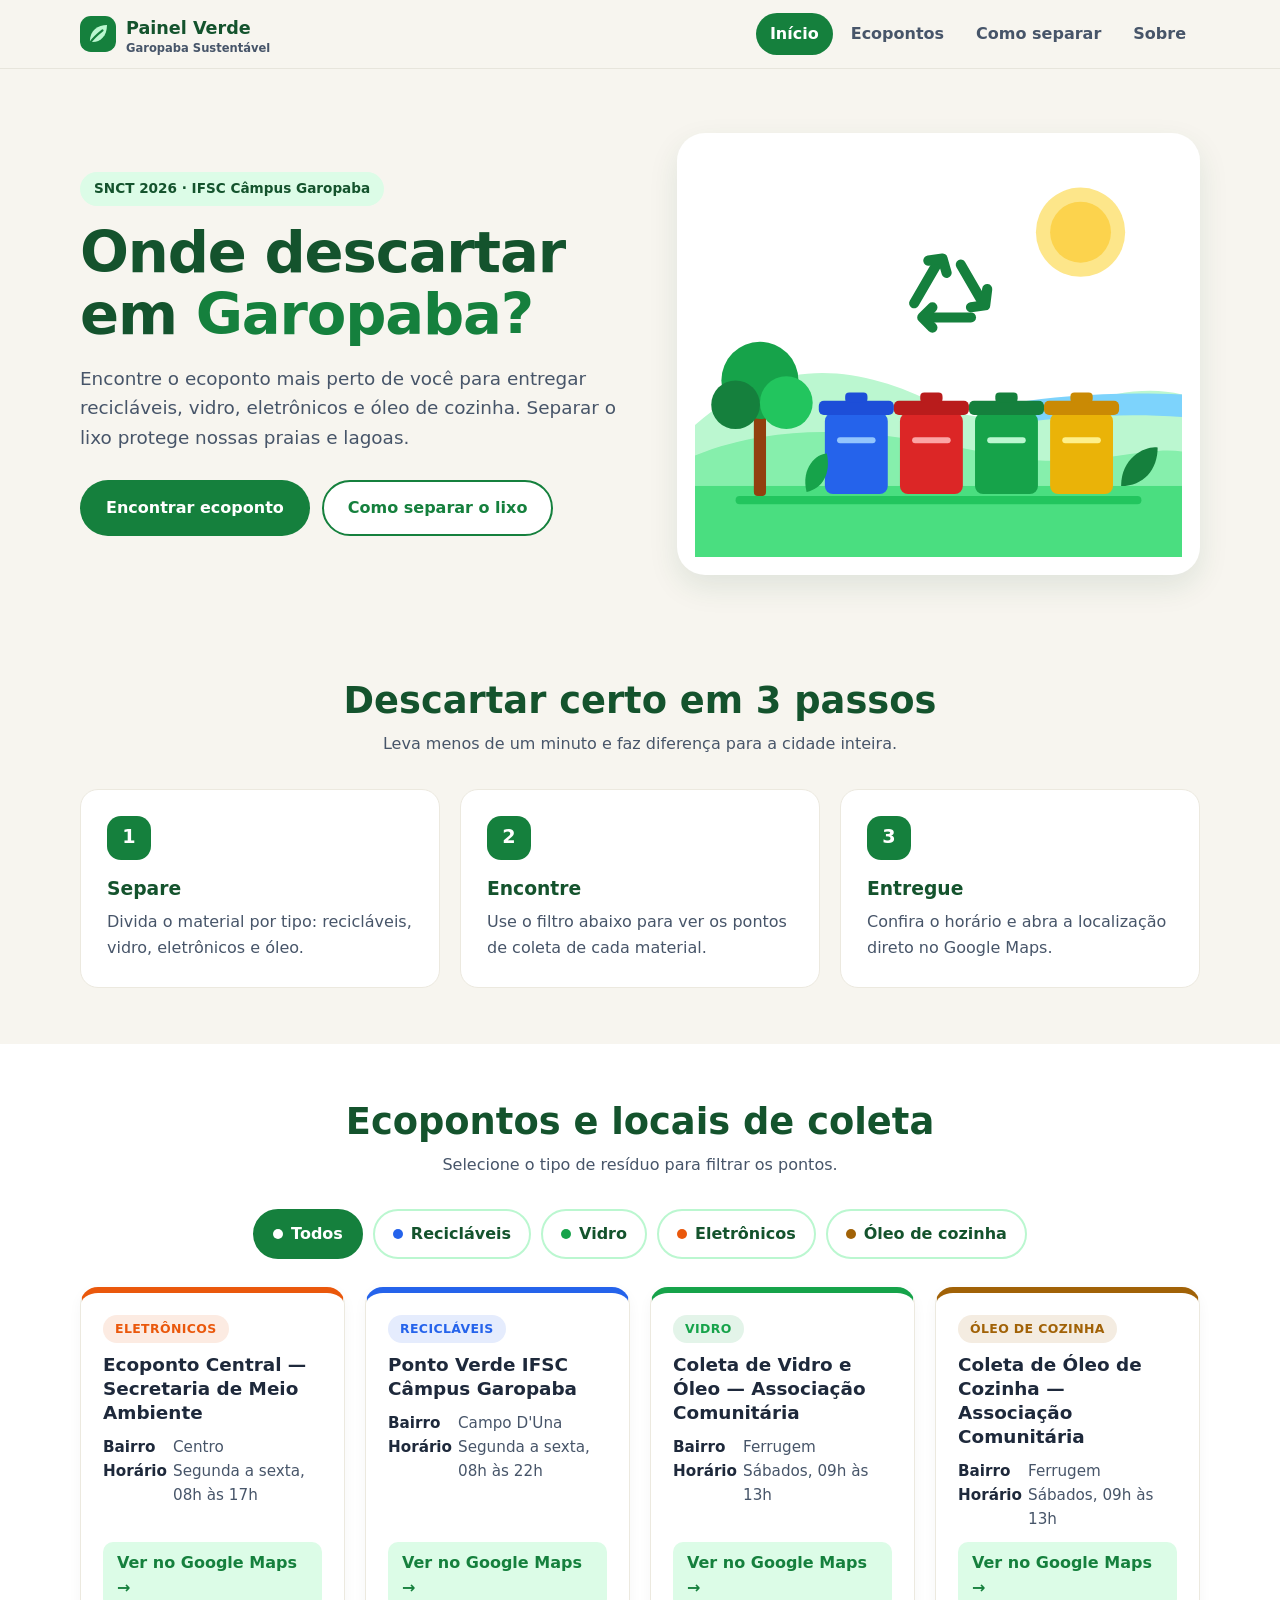
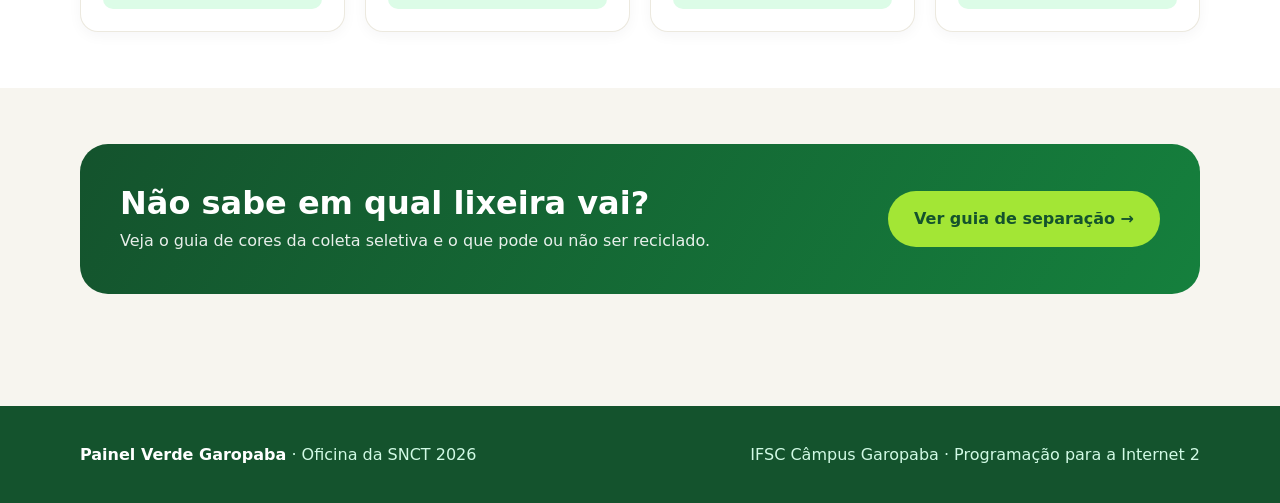
<file: index.html>
<!DOCTYPE html>
<html lang="pt-BR">
<head>
  <meta charset="UTF-8">
  <meta name="viewport" content="width=device-width, initial-scale=1.0">
  <title>Painel Verde Garopaba — Coleta Seletiva & Ecopontos</title>
  <meta name="description" content="Encontre ecopontos e locais de coleta seletiva em Garopaba. Projeto da SNCT 2026 no IFSC Câmpus Garopaba.">
  <link rel="icon" href="img/logo.svg">
  <link rel="stylesheet" href="css/estilo.css">
</head>
<body>
  <header class="topo">
    <div class="container">
      <a class="marca" href="index.html">
        <img src="img/logo.svg" alt="">
        <span>Painel Verde<small>Garopaba Sustentável</small></span>
      </a>
      <button class="btn-menu" aria-expanded="false" aria-controls="menu">Menu</button>
      <nav aria-label="Principal">
        <ul class="menu" id="menu">
          <li><a href="index.html" aria-current="page">Início</a></li>
          <li><a href="index.html#ecopontos">Ecopontos</a></li>
          <li><a href="separar.html">Como separar</a></li>
          <li><a href="sobre.html">Sobre</a></li>
        </ul>
      </nav>
    </div>
  </header>

  <main>
    <section class="hero">
      <div class="container">
        <div>
          <span class="selo">SNCT 2026 · IFSC Câmpus Garopaba</span>
          <h1>Onde descartar em <span>Garopaba?</span></h1>
          <p>Encontre o ecoponto mais perto de você para entregar recicláveis, vidro, eletrônicos e óleo de cozinha. Separar o lixo protege nossas praias e lagoas.</p>
          <div class="hero-acoes">
            <a class="btn btn-primario" href="#ecopontos">Encontrar ecoponto</a>
            <a class="btn btn-secundario" href="separar.html">Como separar o lixo</a>
          </div>
        </div>
        <div class="hero-imagem">
          <img src="img/hero.svg" alt="Ilustração de lixeiras coloridas de coleta seletiva perto do mar">
        </div>
      </div>
    </section>

    <section class="secao" aria-labelledby="titulo-passos">
      <div class="container">
        <div class="secao-titulo">
          <h2 id="titulo-passos">Descartar certo em 3 passos</h2>
          <p>Leva menos de um minuto e faz diferença para a cidade inteira.</p>
        </div>
        <div class="passos">
          <article class="passo">
            <div class="passo-numero">1</div>
            <h3>Separe</h3>
            <p>Divida o material por tipo: recicláveis, vidro, eletrônicos e óleo.</p>
          </article>
          <article class="passo">
            <div class="passo-numero">2</div>
            <h3>Encontre</h3>
            <p>Use o filtro abaixo para ver os pontos de coleta de cada material.</p>
          </article>
          <article class="passo">
            <div class="passo-numero">3</div>
            <h3>Entregue</h3>
            <p>Confira o horário e abra a localização direto no Google Maps.</p>
          </article>
        </div>
      </div>
    </section>

    <section class="secao secao-branca" id="ecopontos" aria-labelledby="titulo-ecopontos">
      <div class="container">
        <div class="secao-titulo">
          <h2 id="titulo-ecopontos">Ecopontos e locais de coleta</h2>
          <p>Selecione o tipo de resíduo para filtrar os pontos.</p>
        </div>

        <div class="barra-filtros" role="group" aria-label="Filtro por tipo de resíduo">
          <button class="btn-filtro" data-filtro="Todos"><span class="ponto"></span>Todos</button>
          <button class="btn-filtro" data-filtro="Reciclaveis" style="--cor: var(--cat-reciclaveis)"><span class="ponto"></span>Recicláveis</button>
          <button class="btn-filtro" data-filtro="Vidro" style="--cor: var(--cat-vidro)"><span class="ponto"></span>Vidro</button>
          <button class="btn-filtro" data-filtro="Eletronicos" style="--cor: var(--cat-eletronicos)"><span class="ponto"></span>Eletrônicos</button>
          <button class="btn-filtro" data-filtro="Oleo" style="--cor: var(--cat-oleo)"><span class="ponto"></span>Óleo de cozinha</button>
        </div>

        <div id="gradeEcopontos" class="grade-ecopontos" aria-live="polite"></div>
      </div>
    </section>

    <section class="secao">
      <div class="container">
        <div class="faixa">
          <div>
            <h2>Não sabe em qual lixeira vai?</h2>
            <p>Veja o guia de cores da coleta seletiva e o que pode ou não ser reciclado.</p>
          </div>
          <a class="btn" href="separar.html">Ver guia de separação →</a>
        </div>
      </div>
    </section>
  </main>

  <footer class="rodape">
    <div class="container">
      <p><strong>Painel Verde Garopaba</strong> · Oficina da SNCT 2026</p>
      <p>IFSC Câmpus Garopaba · Programação para a Internet 2</p>
    </div>
  </footer>

  <script src="js/app.js"></script>
</body>
</html>
</file>
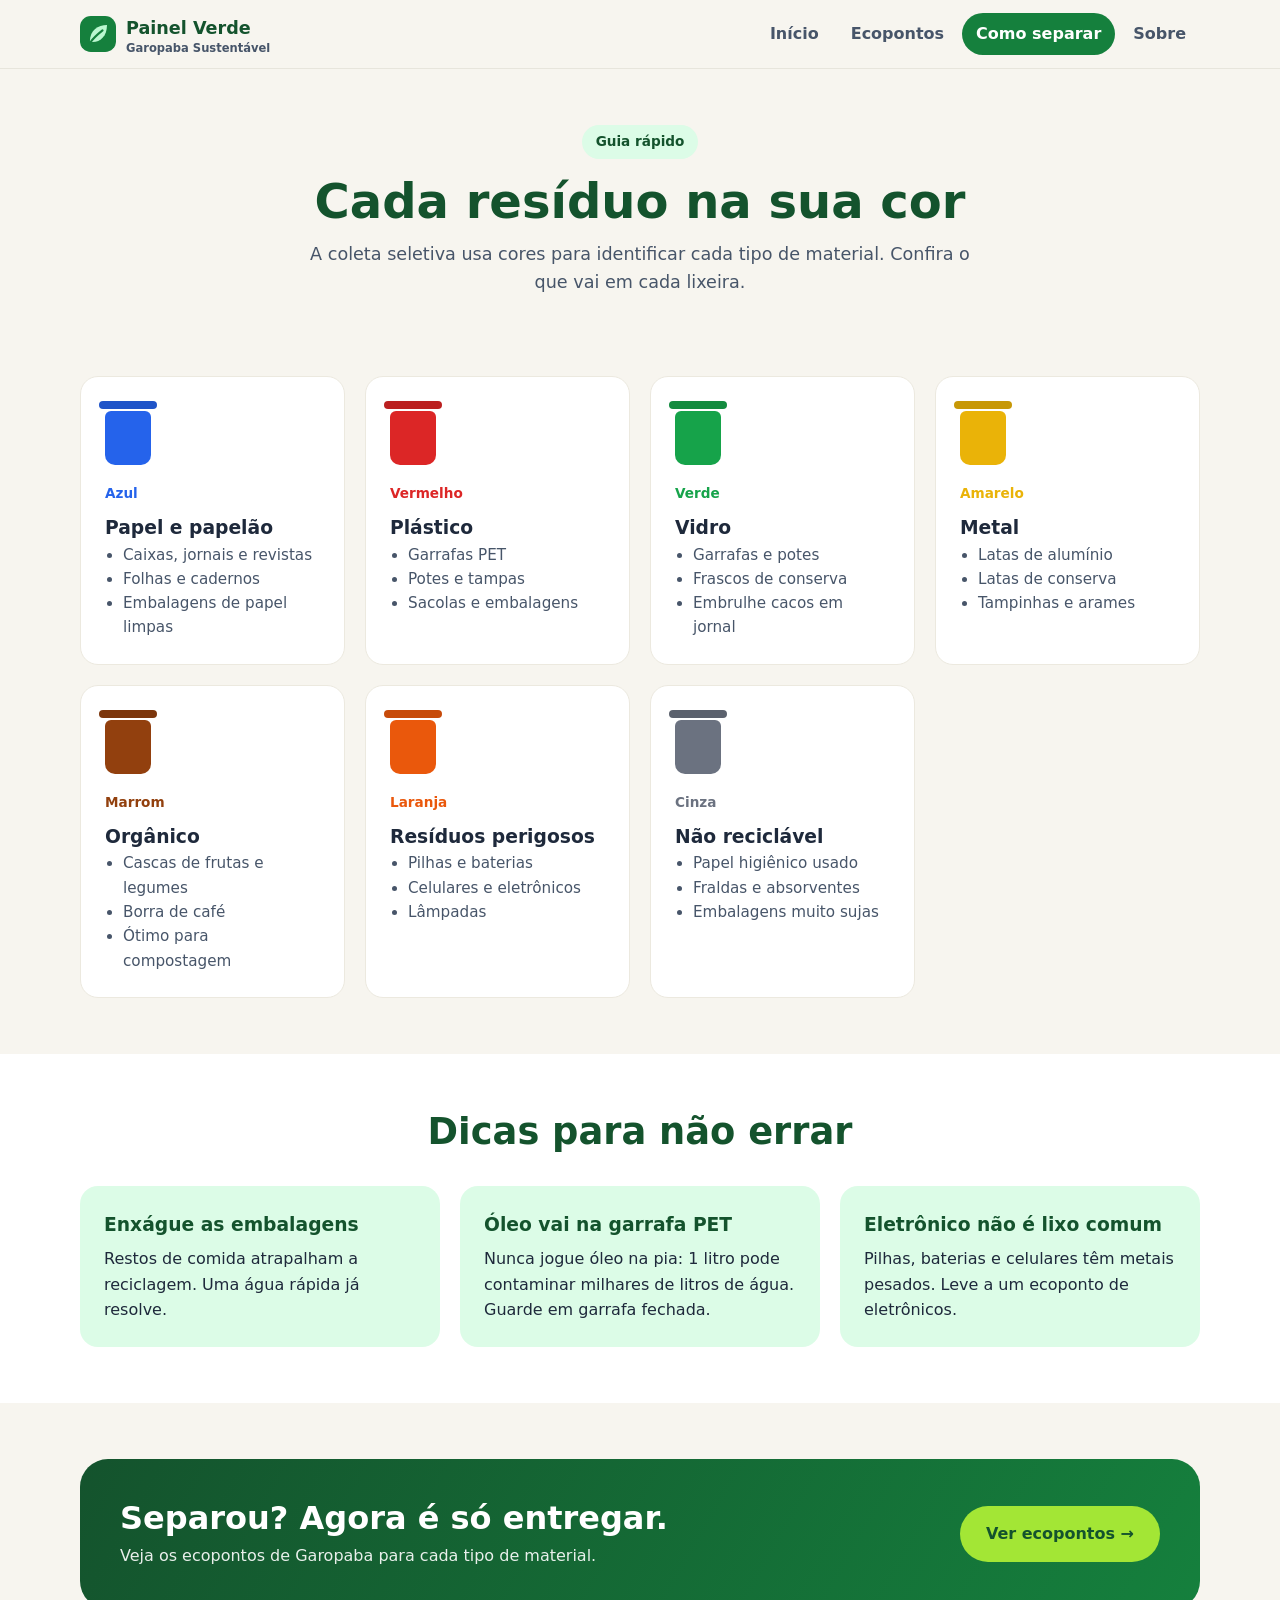
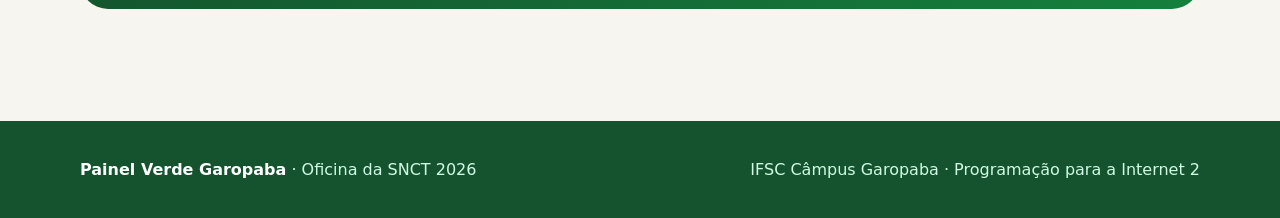
<file: separar.html>
<!DOCTYPE html>
<html lang="pt-BR">
<head>
  <meta charset="UTF-8">
  <meta name="viewport" content="width=device-width, initial-scale=1.0">
  <title>Como separar o lixo — Painel Verde Garopaba</title>
  <meta name="description" content="Guia de cores da coleta seletiva e dicas para separar o lixo em casa.">
  <link rel="icon" href="img/logo.svg">
  <link rel="stylesheet" href="css/estilo.css">
</head>
<body>
  <header class="topo">
    <div class="container">
      <a class="marca" href="index.html">
        <img src="img/logo.svg" alt="">
        <span>Painel Verde<small>Garopaba Sustentável</small></span>
      </a>
      <button class="btn-menu" aria-expanded="false" aria-controls="menu">Menu</button>
      <nav aria-label="Principal">
        <ul class="menu" id="menu">
          <li><a href="index.html">Início</a></li>
          <li><a href="index.html#ecopontos">Ecopontos</a></li>
          <li><a href="separar.html" aria-current="page">Como separar</a></li>
          <li><a href="sobre.html">Sobre</a></li>
        </ul>
      </nav>
    </div>
  </header>

  <main>
    <section class="hero-pagina">
      <div class="container">
        <span class="selo">Guia rápido</span>
        <h1>Cada resíduo na sua cor</h1>
        <p>A coleta seletiva usa cores para identificar cada tipo de material. Confira o que vai em cada lixeira.</p>
      </div>
    </section>

    <section class="secao" aria-label="Cores da coleta seletiva">
      <div class="container">
        <div class="grade-lixeiras">
          <article class="cartao-lixeira" style="--cor: #2563eb">
            <div class="lixeira"></div>
            <p class="cor-nome">Azul</p>
            <h3>Papel e papelão</h3>
            <ul><li>Caixas, jornais e revistas</li><li>Folhas e cadernos</li><li>Embalagens de papel limpas</li></ul>
          </article>
          <article class="cartao-lixeira" style="--cor: #dc2626">
            <div class="lixeira"></div>
            <p class="cor-nome">Vermelho</p>
            <h3>Plástico</h3>
            <ul><li>Garrafas PET</li><li>Potes e tampas</li><li>Sacolas e embalagens</li></ul>
          </article>
          <article class="cartao-lixeira" style="--cor: #16a34a">
            <div class="lixeira"></div>
            <p class="cor-nome">Verde</p>
            <h3>Vidro</h3>
            <ul><li>Garrafas e potes</li><li>Frascos de conserva</li><li>Embrulhe cacos em jornal</li></ul>
          </article>
          <article class="cartao-lixeira" style="--cor: #eab308">
            <div class="lixeira"></div>
            <p class="cor-nome">Amarelo</p>
            <h3>Metal</h3>
            <ul><li>Latas de alumínio</li><li>Latas de conserva</li><li>Tampinhas e arames</li></ul>
          </article>
          <article class="cartao-lixeira" style="--cor: #92400e">
            <div class="lixeira"></div>
            <p class="cor-nome">Marrom</p>
            <h3>Orgânico</h3>
            <ul><li>Cascas de frutas e legumes</li><li>Borra de café</li><li>Ótimo para compostagem</li></ul>
          </article>
          <article class="cartao-lixeira" style="--cor: #ea580c">
            <div class="lixeira"></div>
            <p class="cor-nome">Laranja</p>
            <h3>Resíduos perigosos</h3>
            <ul><li>Pilhas e baterias</li><li>Celulares e eletrônicos</li><li>Lâmpadas</li></ul>
          </article>
          <article class="cartao-lixeira" style="--cor: #6b7280">
            <div class="lixeira"></div>
            <p class="cor-nome">Cinza</p>
            <h3>Não reciclável</h3>
            <ul><li>Papel higiênico usado</li><li>Fraldas e absorventes</li><li>Embalagens muito sujas</li></ul>
          </article>
        </div>
      </div>
    </section>

    <section class="secao secao-branca" aria-labelledby="titulo-dicas">
      <div class="container">
        <div class="secao-titulo">
          <h2 id="titulo-dicas">Dicas para não errar</h2>
        </div>
        <div class="dicas">
          <article class="dica">
            <h3>Enxágue as embalagens</h3>
            <p>Restos de comida atrapalham a reciclagem. Uma água rápida já resolve.</p>
          </article>
          <article class="dica">
            <h3>Óleo vai na garrafa PET</h3>
            <p>Nunca jogue óleo na pia: 1 litro pode contaminar milhares de litros de água. Guarde em garrafa fechada.</p>
          </article>
          <article class="dica">
            <h3>Eletrônico não é lixo comum</h3>
            <p>Pilhas, baterias e celulares têm metais pesados. Leve a um ecoponto de eletrônicos.</p>
          </article>
        </div>
      </div>
    </section>

    <section class="secao">
      <div class="container">
        <div class="faixa">
          <div>
            <h2>Separou? Agora é só entregar.</h2>
            <p>Veja os ecopontos de Garopaba para cada tipo de material.</p>
          </div>
          <a class="btn" href="index.html#ecopontos">Ver ecopontos →</a>
        </div>
      </div>
    </section>
  </main>

  <footer class="rodape">
    <div class="container">
      <p><strong>Painel Verde Garopaba</strong> · Oficina da SNCT 2026</p>
      <p>IFSC Câmpus Garopaba · Programação para a Internet 2</p>
    </div>
  </footer>

  <script src="js/app.js"></script>
</body>
</html>
</file>
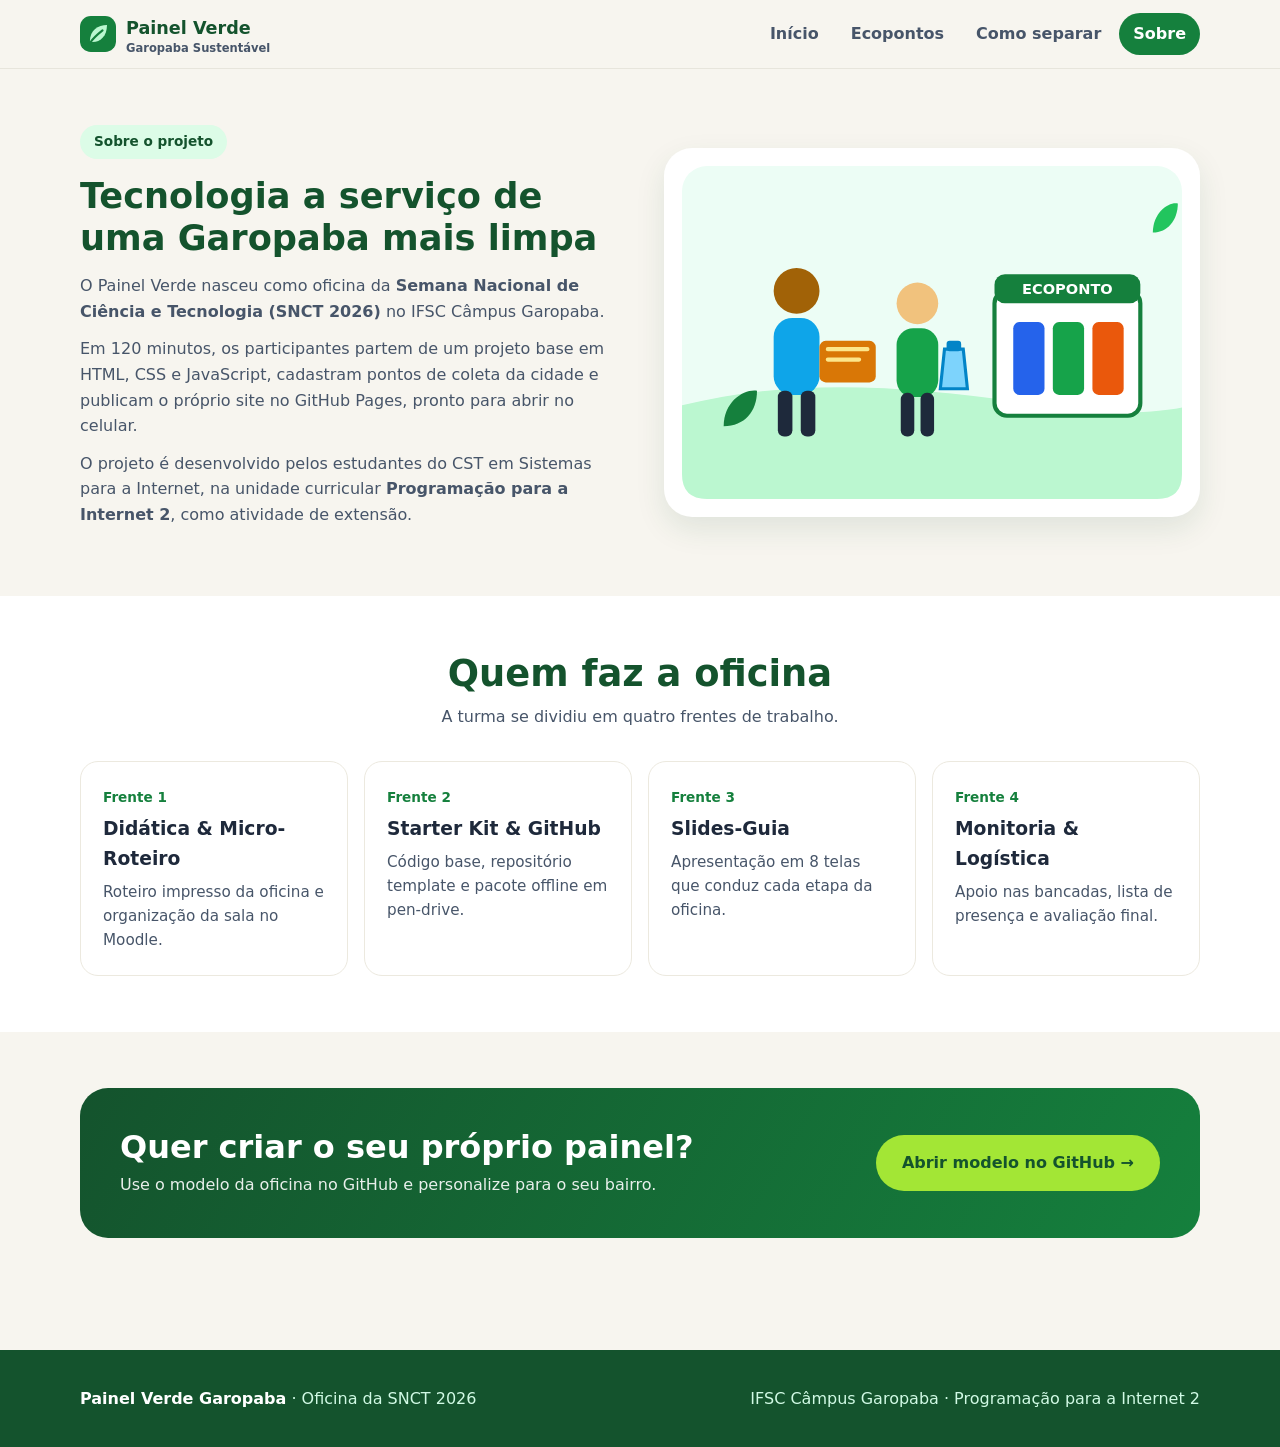
<file: sobre.html>
<!DOCTYPE html>
<html lang="pt-BR">
<head>
  <meta charset="UTF-8">
  <meta name="viewport" content="width=device-width, initial-scale=1.0">
  <title>Sobre o projeto — Painel Verde Garopaba</title>
  <meta name="description" content="O Painel Verde é um projeto de extensão da SNCT 2026 no IFSC Câmpus Garopaba.">
  <link rel="icon" href="img/logo.svg">
  <link rel="stylesheet" href="css/estilo.css">
</head>
<body>
  <header class="topo">
    <div class="container">
      <a class="marca" href="index.html">
        <img src="img/logo.svg" alt="">
        <span>Painel Verde<small>Garopaba Sustentável</small></span>
      </a>
      <button class="btn-menu" aria-expanded="false" aria-controls="menu">Menu</button>
      <nav aria-label="Principal">
        <ul class="menu" id="menu">
          <li><a href="index.html">Início</a></li>
          <li><a href="index.html#ecopontos">Ecopontos</a></li>
          <li><a href="separar.html">Como separar</a></li>
          <li><a href="sobre.html" aria-current="page">Sobre</a></li>
        </ul>
      </nav>
    </div>
  </header>

  <main>
    <section class="secao">
      <div class="container sobre-grade">
        <div>
          <span class="selo">Sobre o projeto</span>
          <h2>Tecnologia a serviço de uma Garopaba mais limpa</h2>
          <p>O Painel Verde nasceu como oficina da <strong>Semana Nacional de Ciência e Tecnologia (SNCT 2026)</strong> no IFSC Câmpus Garopaba.</p>
          <p>Em 120 minutos, os participantes partem de um projeto base em HTML, CSS e JavaScript, cadastram pontos de coleta da cidade e publicam o próprio site no GitHub Pages, pronto para abrir no celular.</p>
          <p>O projeto é desenvolvido pelos estudantes do CST em Sistemas para a Internet, na unidade curricular <strong>Programação para a Internet 2</strong>, como atividade de extensão.</p>
        </div>
        <div class="hero-imagem">
          <img src="img/comunidade.svg" alt="Ilustração de pessoas da comunidade levando materiais a um ecoponto">
        </div>
      </div>
    </section>

    <section class="secao secao-branca" aria-labelledby="titulo-frentes">
      <div class="container">
        <div class="secao-titulo">
          <h2 id="titulo-frentes">Quem faz a oficina</h2>
          <p>A turma se dividiu em quatro frentes de trabalho.</p>
        </div>
        <div class="frentes">
          <article class="frente">
            <span>Frente 1</span>
            <h3>Didática & Micro-Roteiro</h3>
            <p>Roteiro impresso da oficina e organização da sala no Moodle.</p>
          </article>
          <article class="frente">
            <span>Frente 2</span>
            <h3>Starter Kit & GitHub</h3>
            <p>Código base, repositório template e pacote offline em pen-drive.</p>
          </article>
          <article class="frente">
            <span>Frente 3</span>
            <h3>Slides-Guia</h3>
            <p>Apresentação em 8 telas que conduz cada etapa da oficina.</p>
          </article>
          <article class="frente">
            <span>Frente 4</span>
            <h3>Monitoria & Logística</h3>
            <p>Apoio nas bancadas, lista de presença e avaliação final.</p>
          </article>
        </div>
      </div>
    </section>

    <section class="secao">
      <div class="container">
        <div class="faixa">
          <div>
            <h2>Quer criar o seu próprio painel?</h2>
            <p>Use o modelo da oficina no GitHub e personalize para o seu bairro.</p>
          </div>
          <a class="btn" href="https://github.com/Rafael-CFC/snct2026-starter-kit-curso2" target="_blank" rel="noopener">Abrir modelo no GitHub →</a>
        </div>
      </div>
    </section>
  </main>

  <footer class="rodape">
    <div class="container">
      <p><strong>Painel Verde Garopaba</strong> · Oficina da SNCT 2026</p>
      <p>IFSC Câmpus Garopaba · Programação para a Internet 2</p>
    </div>
  </footer>

  <script src="js/app.js"></script>
</body>
</html>
</file>
<file: css/estilo.css>
/* =========================================================
   Painel Verde Garopaba — versão estilizada (SNCT 2026)
   Cores centralizadas no :root para facilitar a troca de tema
   ========================================================= */
:root {
  --verde-escuro: #14532d;
  --verde: #15803d;
  --verde-claro: #dcfce7;
  --verde-borda: #bbf7d0;
  --lima: #a3e635;
  --areia: #f7f5ef;
  --branco: #ffffff;
  --texto: #1e293b;
  --texto-suave: #475569;
  --sombra: 0 12px 30px rgba(20, 83, 45, 0.10);
  --raio: 18px;
  --largura: 1120px;

  /* cores de categoria (padrao CONAMA 275 adaptado) */
  --cat-reciclaveis: #2563eb;
  --cat-vidro: #16a34a;
  --cat-eletronicos: #ea580c;
  --cat-oleo: #a16207;
}

* { box-sizing: border-box; margin: 0; padding: 0; }

html { scroll-behavior: smooth; }

body {
  font-family: system-ui, -apple-system, "Segoe UI", Roboto, sans-serif;
  background: var(--areia);
  color: var(--texto);
  line-height: 1.6;
}

img { max-width: 100%; display: block; }
a { color: inherit; }

.container { width: min(var(--largura), 100% - 32px); margin-inline: auto; }

/* ---------- Cabecalho e menu ---------- */
.topo {
  position: sticky; top: 0; z-index: 10;
  background: rgba(247, 245, 239, 0.92);
  backdrop-filter: blur(8px);
  border-bottom: 1px solid #e7e5dc;
}
.topo .container {
  display: flex; align-items: center; justify-content: space-between;
  min-height: 68px; gap: 16px;
}
.marca {
  display: flex; align-items: center; gap: 10px;
  text-decoration: none; font-weight: 800; color: var(--verde-escuro);
  font-size: 1.1rem;
}
.marca img { width: 36px; height: 36px; }
.marca small { display: block; font-weight: 600; font-size: 0.72rem; color: var(--texto-suave); line-height: 1.1; }

.menu { display: flex; gap: 4px; list-style: none; }
.menu a {
  display: block; padding: 8px 14px; border-radius: 999px;
  text-decoration: none; font-weight: 600; color: var(--texto-suave);
}
.menu a:hover { background: var(--verde-claro); color: var(--verde-escuro); }
.menu a[aria-current="page"] { background: var(--verde); color: var(--branco); }

.btn-menu {
  display: none; background: none; border: 2px solid var(--verde);
  color: var(--verde); border-radius: 10px; padding: 6px 12px;
  font-weight: 700; cursor: pointer;
}

/* ---------- Botoes ---------- */
.btn {
  display: inline-flex; align-items: center; gap: 8px;
  padding: 13px 24px; border-radius: 999px;
  font-weight: 700; text-decoration: none; border: 2px solid transparent;
  transition: transform 0.15s ease, background 0.15s ease;
}
.btn:hover { transform: translateY(-2px); }
.btn-primario { background: var(--verde); color: var(--branco); }
.btn-primario:hover { background: var(--verde-escuro); }
.btn-secundario { border-color: var(--verde); color: var(--verde); background: var(--branco); }

/* ---------- Hero ---------- */
.hero { padding: 64px 0 48px; }
.hero .container {
  display: grid; grid-template-columns: 1.05fr 1fr; gap: 48px; align-items: center;
}
.selo {
  display: inline-block; background: var(--verde-claro); color: var(--verde-escuro);
  font-weight: 700; font-size: 0.85rem; padding: 6px 14px; border-radius: 999px;
  margin-bottom: 16px;
}
.hero h1 {
  font-size: clamp(2.2rem, 5vw, 3.6rem); line-height: 1.08;
  color: var(--verde-escuro); letter-spacing: -0.02em; margin-bottom: 18px;
}
.hero h1 span { color: var(--verde); }
.hero p { font-size: 1.15rem; color: var(--texto-suave); max-width: 52ch; margin-bottom: 28px; }
.hero-acoes { display: flex; flex-wrap: wrap; gap: 12px; }
.hero-imagem {
  background: var(--branco); border-radius: 28px; padding: 18px;
  box-shadow: var(--sombra);
}

.hero-pagina { padding: 56px 0 24px; text-align: center; }
.hero-pagina h1 { font-size: clamp(2rem, 4.5vw, 3rem); color: var(--verde-escuro); line-height: 1.1; margin-bottom: 12px; }
.hero-pagina p { color: var(--texto-suave); font-size: 1.1rem; max-width: 60ch; margin-inline: auto; }

/* ---------- Secoes ---------- */
.secao { padding: 56px 0; }
.secao-titulo { text-align: center; margin-bottom: 32px; }
.secao-titulo h2 { font-size: clamp(1.6rem, 3.5vw, 2.3rem); color: var(--verde-escuro); line-height: 1.2; }
.secao-titulo p { color: var(--texto-suave); margin-top: 8px; }
.secao-branca { background: var(--branco); }

/* ---------- Passos ---------- */
.passos { display: grid; grid-template-columns: repeat(3, 1fr); gap: 20px; }
.passo {
  background: var(--branco); border-radius: var(--raio); padding: 26px;
  border: 1px solid #ece9df;
}
.passo-numero {
  width: 44px; height: 44px; border-radius: 14px; display: grid; place-items: center;
  background: var(--verde); color: var(--branco); font-weight: 800; font-size: 1.2rem;
  margin-bottom: 14px;
}
.passo h3 { color: var(--verde-escuro); margin-bottom: 6px; }
.passo p { color: var(--texto-suave); }

/* ---------- Filtros ---------- */
.barra-filtros { display: flex; flex-wrap: wrap; gap: 10px; justify-content: center; margin-bottom: 28px; }
.btn-filtro {
  display: inline-flex; align-items: center; gap: 8px;
  background: var(--branco); border: 2px solid var(--verde-borda);
  color: var(--verde-escuro); padding: 10px 18px; border-radius: 999px;
  font: inherit; font-weight: 700; cursor: pointer;
  transition: background 0.15s ease, border-color 0.15s ease;
}
.btn-filtro:hover { border-color: var(--verde); }
.btn-filtro.ativo { background: var(--verde); border-color: var(--verde); color: var(--branco); }
.ponto { width: 10px; height: 10px; border-radius: 50%; background: var(--cor, var(--verde)); }
.btn-filtro.ativo .ponto { background: var(--branco); }

/* ---------- Cartoes de ecoponto ---------- */
.grade-ecopontos {
  display: grid; gap: 20px;
  grid-template-columns: repeat(auto-fill, minmax(260px, 1fr));
}
.cartao-ecoponto {
  background: var(--branco); border-radius: var(--raio); padding: 22px;
  border: 1px solid #ece9df; border-top: 6px solid var(--cor, var(--verde));
  display: flex; flex-direction: column; gap: 10px;
  box-shadow: 0 4px 14px rgba(15, 23, 42, 0.04);
  transition: transform 0.15s ease, box-shadow 0.15s ease;
}
.cartao-ecoponto:hover { transform: translateY(-4px); box-shadow: var(--sombra); }
.tag-residuo {
  align-self: flex-start; font-size: 0.78rem; font-weight: 800; letter-spacing: 0.03em;
  text-transform: uppercase; color: var(--cor, var(--verde));
  background: color-mix(in srgb, var(--cor, var(--verde)) 12%, white);
  padding: 4px 12px; border-radius: 999px;
}
.cartao-ecoponto h3 { font-size: 1.15rem; line-height: 1.3; color: var(--texto); }
.info { list-style: none; color: var(--texto-suave); font-size: 0.95rem; }
.info li { display: flex; gap: 8px; }
.info strong { color: var(--texto); min-width: 62px; }
.link-mapa {
  margin-top: auto; align-self: flex-start;
  color: var(--verde); font-weight: 700; text-decoration: none;
  padding: 8px 14px; border-radius: 10px; background: var(--verde-claro);
}
.link-mapa:hover { background: var(--verde-borda); }

.vazio {
  grid-column: 1 / -1; text-align: center; padding: 40px 20px;
  background: var(--branco); border: 2px dashed var(--verde-borda); border-radius: var(--raio);
  color: var(--texto-suave);
}

/* ---------- Faixa chamada ---------- */
.faixa {
  background: linear-gradient(120deg, var(--verde-escuro), var(--verde));
  color: var(--branco); border-radius: 28px; padding: 40px;
  display: flex; align-items: center; justify-content: space-between; gap: 24px; flex-wrap: wrap;
}
.faixa h2 { font-size: clamp(1.4rem, 3vw, 2rem); line-height: 1.2; }
.faixa p { opacity: 0.9; margin-top: 6px; }
.faixa .btn { background: var(--lima); color: var(--verde-escuro); }

/* ---------- Como separar ---------- */
.grade-lixeiras { display: grid; gap: 20px; grid-template-columns: repeat(auto-fill, minmax(240px, 1fr)); }
.cartao-lixeira {
  background: var(--branco); border-radius: var(--raio); padding: 24px;
  border: 1px solid #ece9df;
}
.lixeira {
  width: 46px; height: 54px; border-radius: 6px 6px 10px 10px;
  background: var(--cor); position: relative; margin: 10px 0 18px;
}
.lixeira::before {
  content: ""; position: absolute; left: -6px; right: -6px; top: -10px; height: 8px;
  background: var(--cor); border-radius: 4px; filter: brightness(0.85);
}
.cartao-lixeira h3 { color: var(--texto); }
.cor-nome { font-size: 0.85rem; font-weight: 700; color: var(--cor); margin-bottom: 8px; }
.cartao-lixeira ul { padding-left: 18px; color: var(--texto-suave); font-size: 0.95rem; }

.dicas { display: grid; grid-template-columns: repeat(auto-fit, minmax(260px, 1fr)); gap: 20px; }
.dica { background: var(--verde-claro); border-radius: var(--raio); padding: 24px; }
.dica h3 { color: var(--verde-escuro); margin-bottom: 6px; }

/* ---------- Sobre ---------- */
.sobre-grade { display: grid; grid-template-columns: 1fr 1fr; gap: 48px; align-items: center; }
.sobre-grade h2 { color: var(--verde-escuro); font-size: clamp(1.6rem, 3.5vw, 2.2rem); line-height: 1.2; margin-bottom: 14px; }
.sobre-grade p { color: var(--texto-suave); margin-bottom: 12px; }
.frentes { display: grid; gap: 16px; grid-template-columns: repeat(auto-fit, minmax(230px, 1fr)); }
.frente { background: var(--branco); border-radius: var(--raio); padding: 22px; border: 1px solid #ece9df; }
.frente span { font-weight: 800; color: var(--verde); font-size: 0.85rem; }
.frente h3 { margin: 4px 0 6px; }
.frente p { color: var(--texto-suave); font-size: 0.95rem; }

/* ---------- Rodape ---------- */
.rodape { background: var(--verde-escuro); color: #d1fae5; padding: 36px 0; margin-top: 56px; }
.rodape .container { display: flex; justify-content: space-between; flex-wrap: wrap; gap: 16px; }
.rodape strong { color: var(--branco); }
.rodape a { color: var(--lima); }

/* ---------- Responsivo ---------- */
@media (max-width: 860px) {
  .hero .container, .sobre-grade { grid-template-columns: 1fr; }
  .hero { padding-top: 36px; }
  .passos { grid-template-columns: 1fr; }
  .btn-menu { display: block; }
  .menu {
    display: none; position: absolute; top: 68px; left: 0; right: 0;
    flex-direction: column; background: var(--areia); padding: 12px 16px 16px;
    border-bottom: 1px solid #e7e5dc;
  }
  .menu.aberto { display: flex; }
  .faixa { padding: 28px; }
}
</file>
